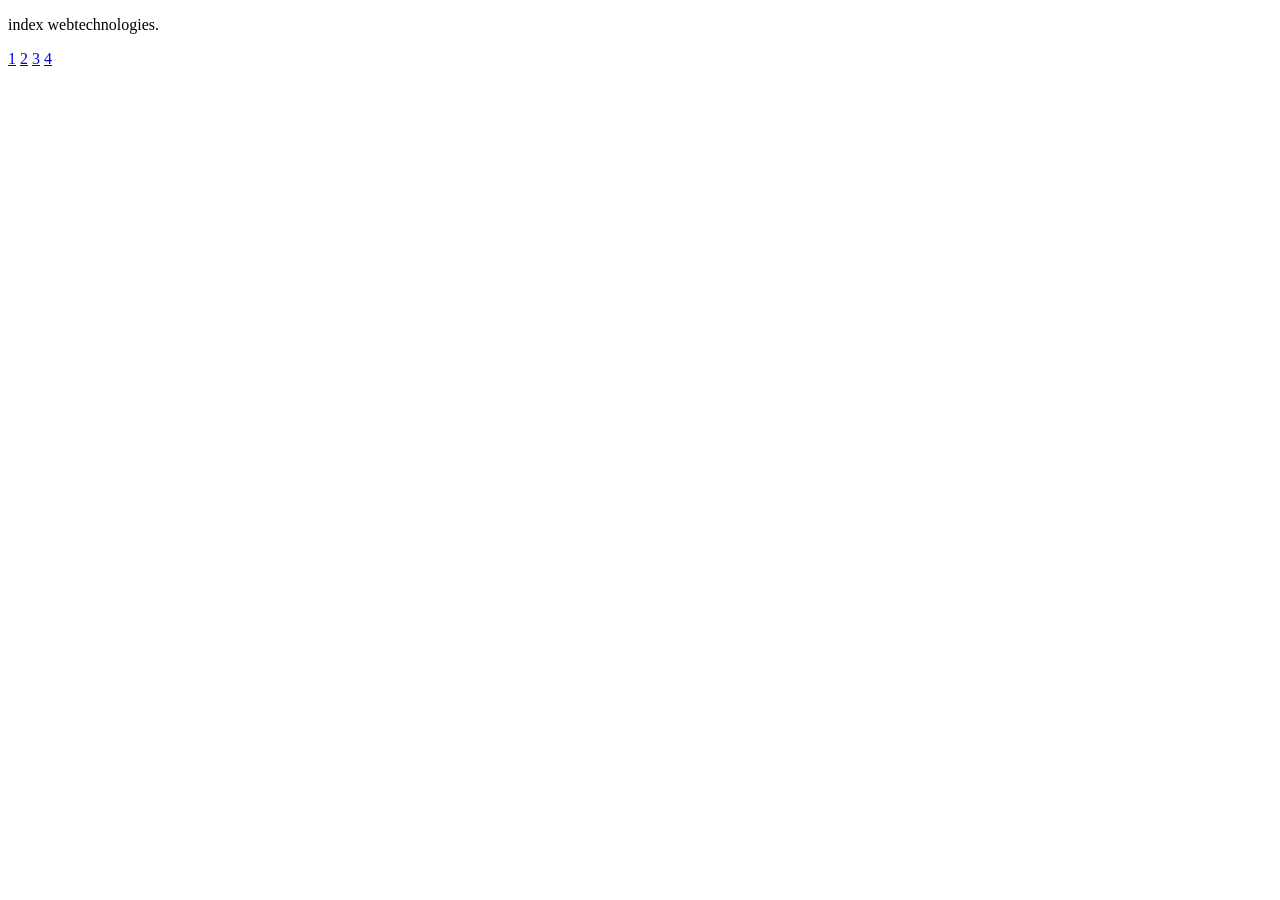
<file: index.html>
<!doctype html>
<html lang="en">
  <head>
    <meta charset="UTF-8" />
    <meta http-equiv="X-UA-Compatible" content="IE=edge" />
    <meta name="viewport" content="width=device-width, initial-scale=1.0" />
    <title>Index.html</title>
  </head>
  <body>
    <p>index webtechnologies.</p>
    <a href="ex7b/recipes.html"> 1</a>
    <a href="ex8/cat.html">2</a>
    <a href="ex9/flexbox.html">3</a>
    <a href="ex10/grid.html">4</a>
  </body>
</html>
</file>
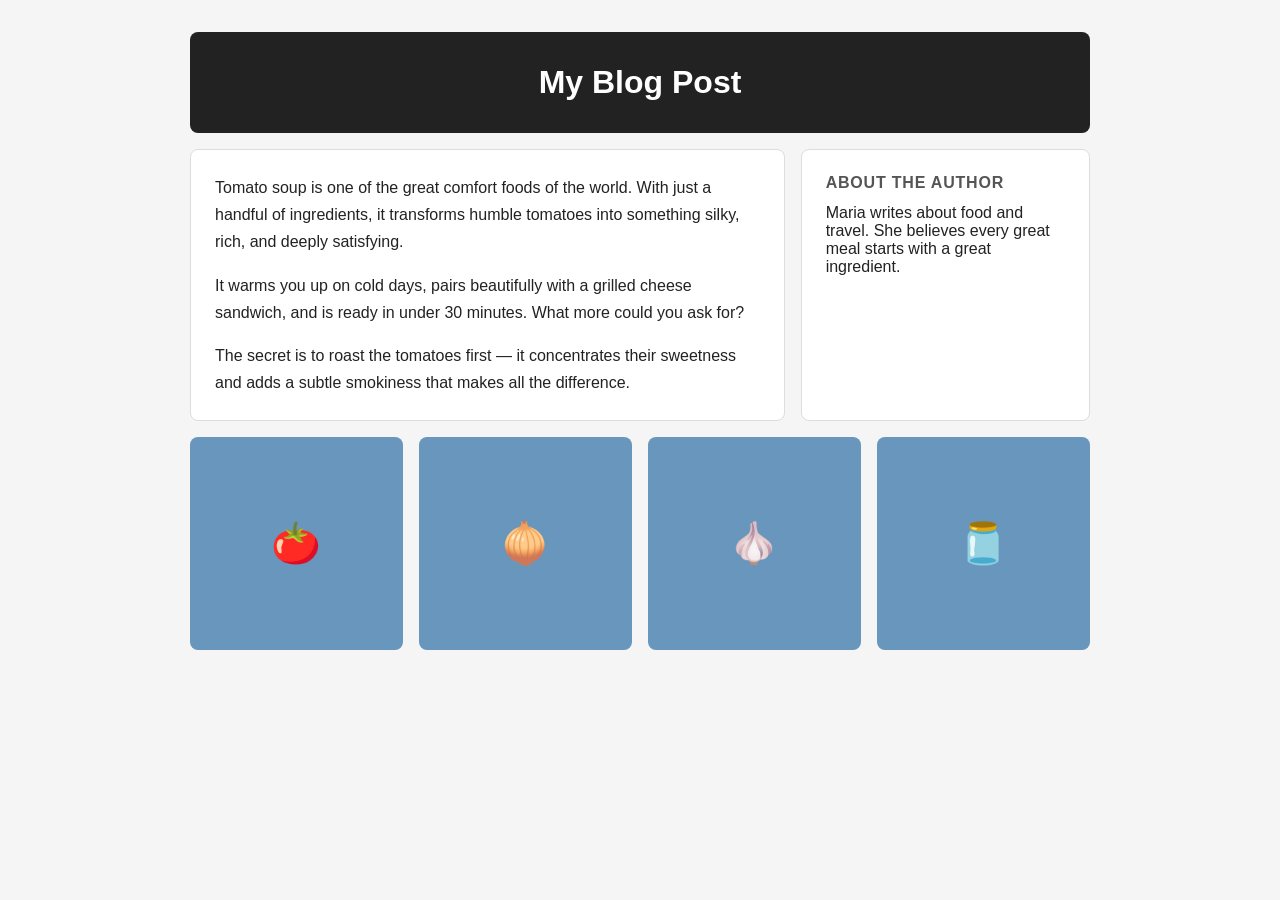
<file: ex10/grid.html>
<!doctype html>
<html lang="en">
  <head>
    <meta charset="UTF-8" />
    <title>Exercise 2 — Grid</title>
    <link rel="stylesheet" href="style.css" />
  </head>
  <body>
    <div class="page">
      <header>
        <h1>My Blog Post</h1>
      </header>

      <article>
        <p>
          Tomato soup is one of the great comfort foods of the world. With just
          a handful of ingredients, it transforms humble tomatoes into something
          silky, rich, and deeply satisfying.
        </p>
        <p>
          It warms you up on cold days, pairs beautifully with a grilled cheese
          sandwich, and is ready in under 30 minutes. What more could you ask
          for?
        </p>
        <p>
          The secret is to roast the tomatoes first — it concentrates their
          sweetness and adds a subtle smokiness that makes all the difference.
        </p>
      </article>

      <aside>
        <h2>About the author</h2>
        <p>
          Maria writes about food and travel. She believes every great meal
          starts with a great ingredient.
        </p>
      </aside>

      <div class="photo-grid">
        <div class="photo">🍅</div>
        <div class="photo">🧅</div>
        <div class="photo">🧄</div>
        <div class="photo">🫙</div>
      </div>
    </div>
  </body>
</html>
</file>
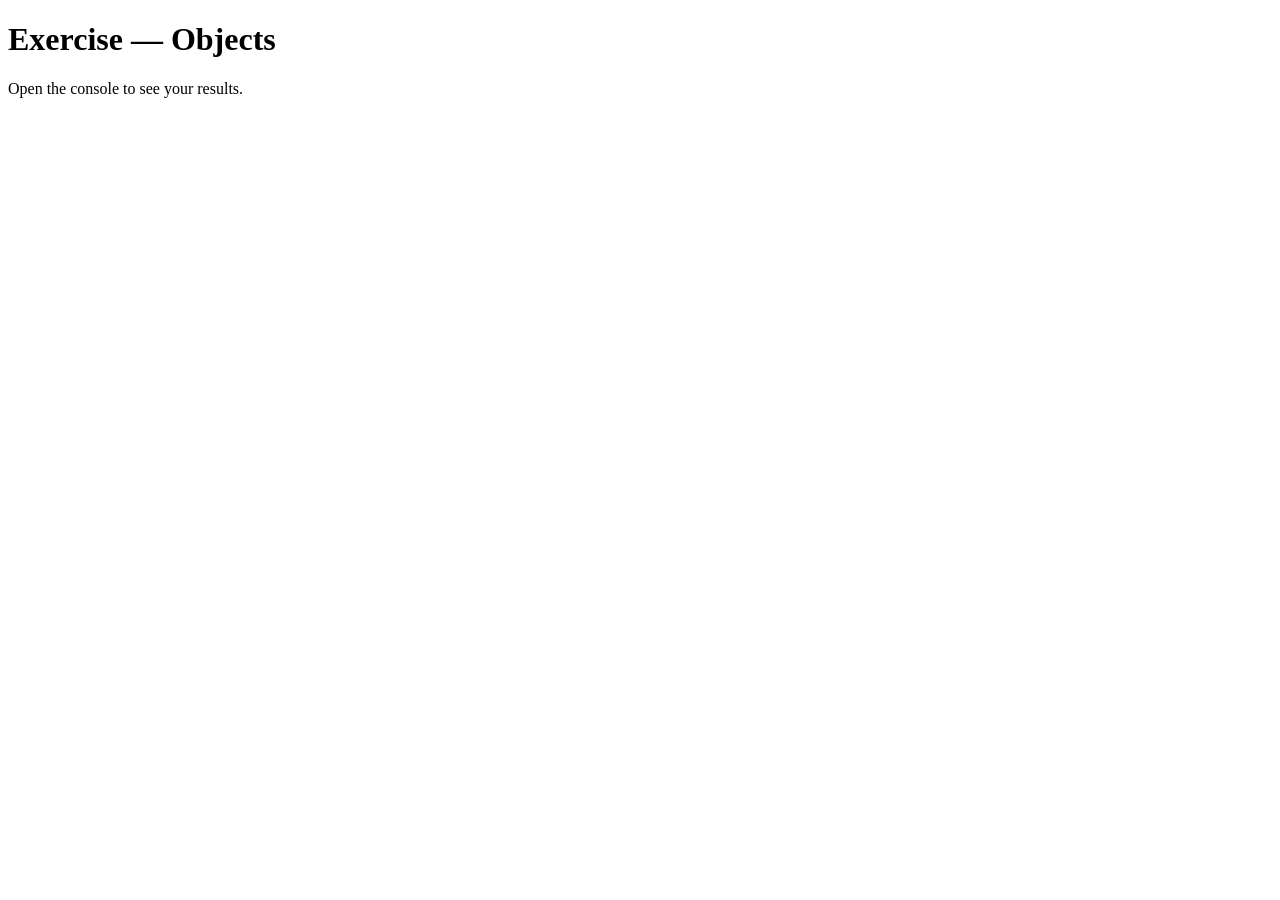
<file: ex13/object.html>
<!doctype html>
<html lang="en">
  <head>
    <meta charset="UTF-8" />
    <title>Exercise — Objects</title>
    <script src="script.js" defer></script>
  </head>

  <body>
    <h1>Exercise — Objects</h1>
    <p>Open the console to see your results.</p>
  </body>
</html>
</file>
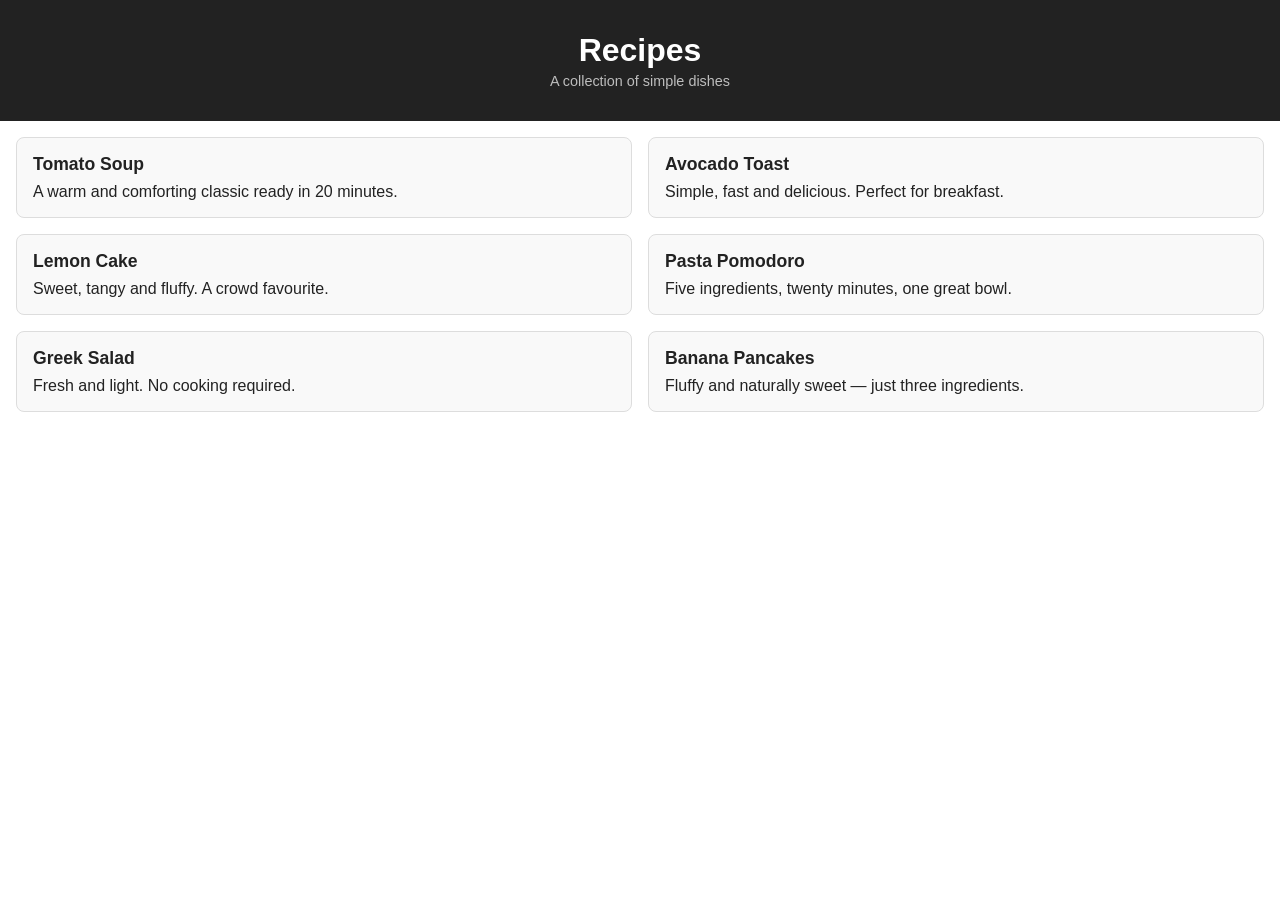
<file: ex13b/mediaQuerie.html>
<!doctype html>
<html lang="en">
  <head>
    <meta charset="UTF-8" />
    <meta name="viewport" content="width=device-width, initial-scale=1.0" />
    <title>Exercise — Media Queries</title>
    <link rel="stylesheet" href="style.css" />
  </head>

  <body>
    <header>
      <h1>Recipes</h1>
      <p>A collection of simple dishes</p>
    </header>

    <main>
      <div class="card">
        <h2>Tomato Soup</h2>
        <p>A warm and comforting classic ready in 20 minutes.</p>
      </div>

      <div class="card">
        <h2>Avocado Toast</h2>
        <p>Simple, fast and delicious. Perfect for breakfast.</p>
      </div>

      <div class="card">
        <h2>Lemon Cake</h2>
        <p>Sweet, tangy and fluffy. A crowd favourite.</p>
      </div>

      <div class="card">
        <h2>Pasta Pomodoro</h2>
        <p>Five ingredients, twenty minutes, one great bowl.</p>
      </div>

      <div class="card">
        <h2>Greek Salad</h2>
        <p>Fresh and light. No cooking required.</p>
      </div>

      <div class="card">
        <h2>Banana Pancakes</h2>
        <p>Fluffy and naturally sweet — just three ingredients.</p>
      </div>
    </main>
  </body>
</html>
</file>
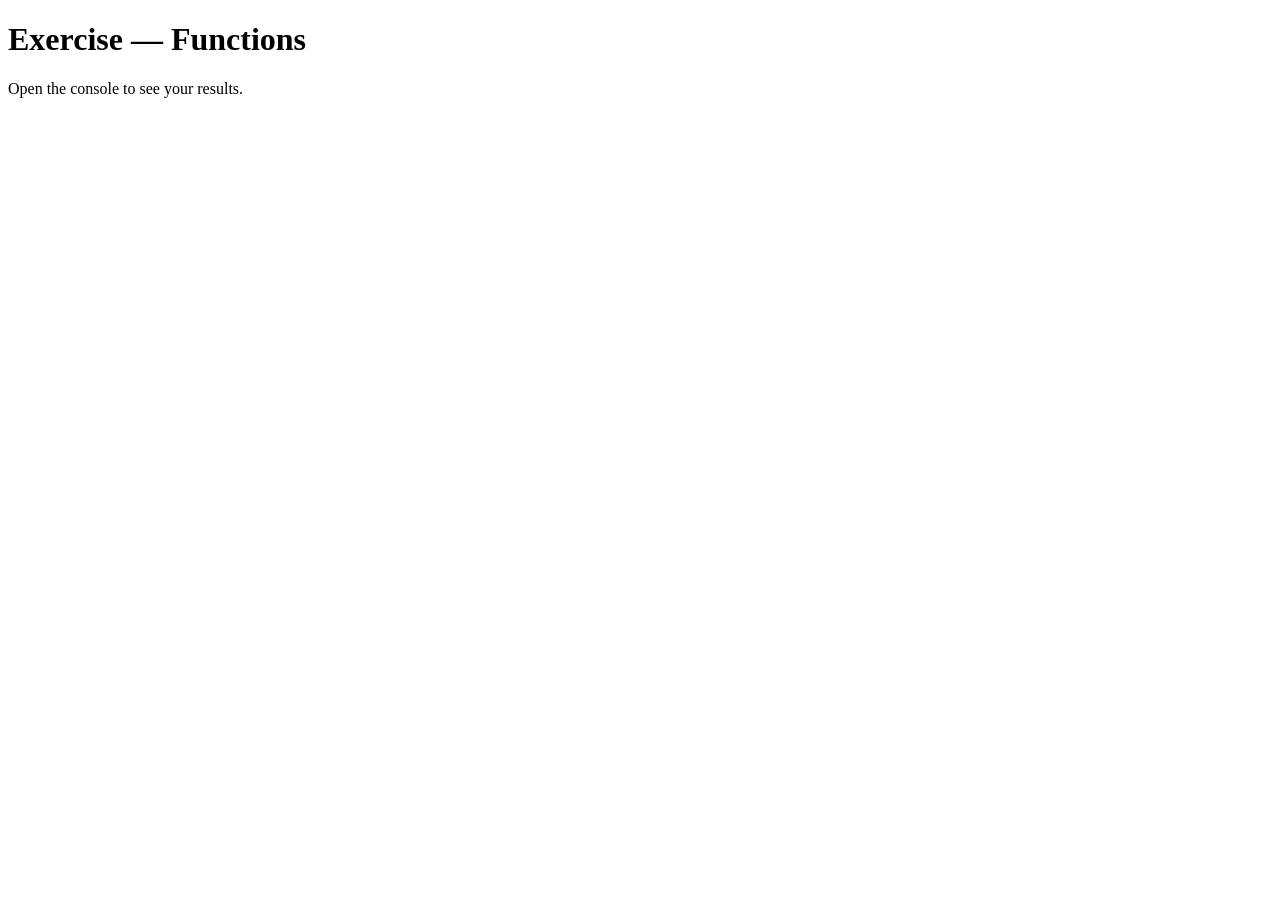
<file: ex14/functions.html>
<!doctype html>
<html lang="en">
  <head>
    <meta charset="UTF-8" />
    <title>Exercise — Functions</title>
    <script src="script.js" defer></script>
  </head>

  <body>
    <h1>Exercise — Functions</h1>
    <p>Open the console to see your results.</p>
  </body>
</html>
</file>
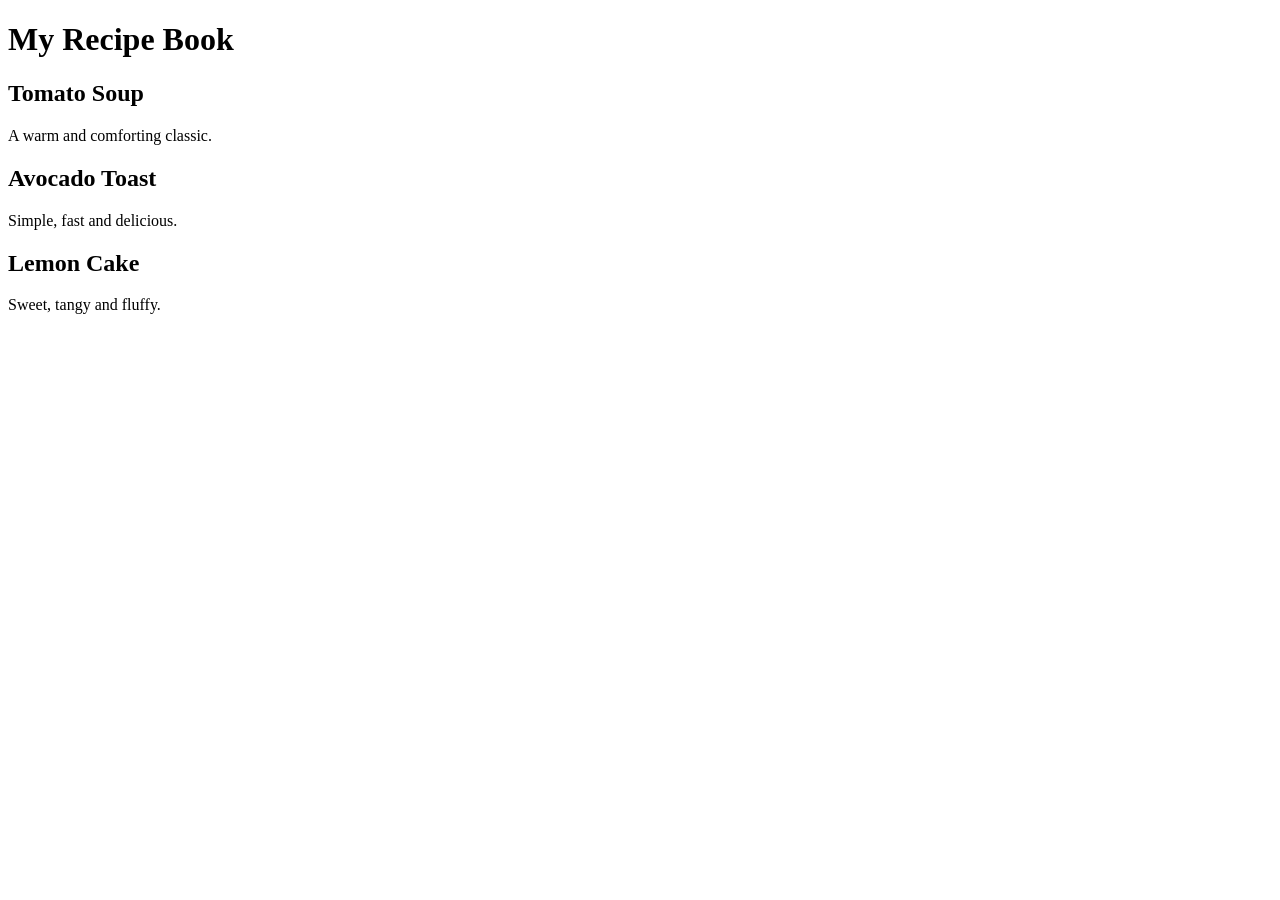
<file: ex15/selecting.html>
<!doctype html>
<html lang="en">
  <head>
    <meta charset="UTF-8" />
    <title>Exercise — DOM Selection</title>
    <script src="script.js" defer></script>
  </head>

  <body>
    <h1 id="page-title">My Recipe Book</h1>

    <div class="recipe" data-category="soup">
      <h2 class="recipe-title">Tomato Soup</h2>
      <p class="description">A warm and comforting classic.</p>
    </div>

    <div class="recipe" data-category="breakfast">
      <h2 class="recipe-title">Avocado Toast</h2>
      <p class="description">Simple, fast and delicious.</p>
    </div>

    <div class="recipe" data-category="dessert">
      <h2 class="recipe-title">Lemon Cake</h2>
      <p class="description">Sweet, tangy and fluffy.</p>
    </div>
  </body>
</html>
</file>
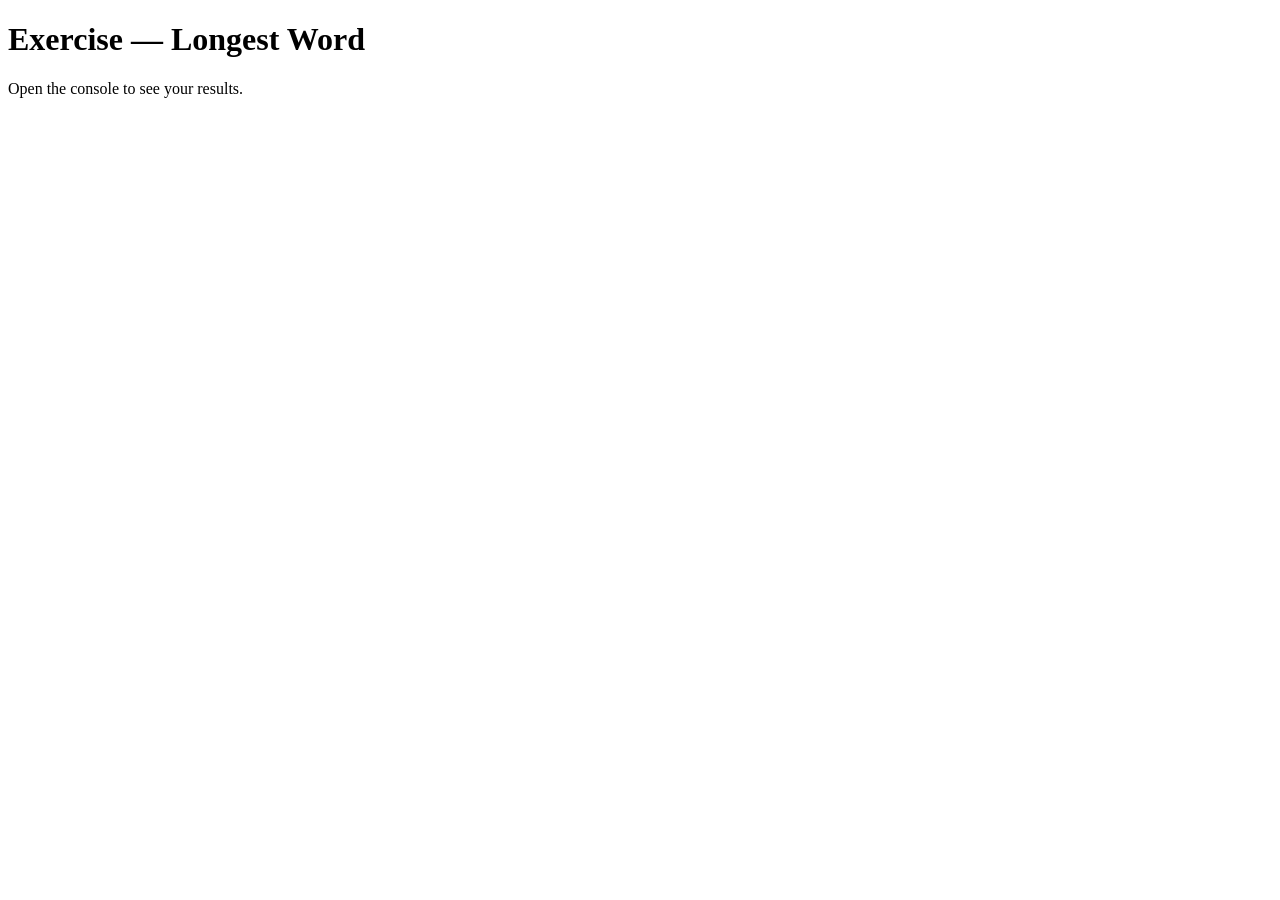
<file: ex18.0/longestWord.html>
<!doctype html>
<html lang="en">
  <head>
    <meta charset="UTF-8" />
    <title>Exercise — Longest Word</title>
    <script src="script.js" defer></script>
  </head>

  <body>
    <h1>Exercise — Longest Word</h1>
    <p>Open the console to see your results.</p>
  </body>
</html>
</file>
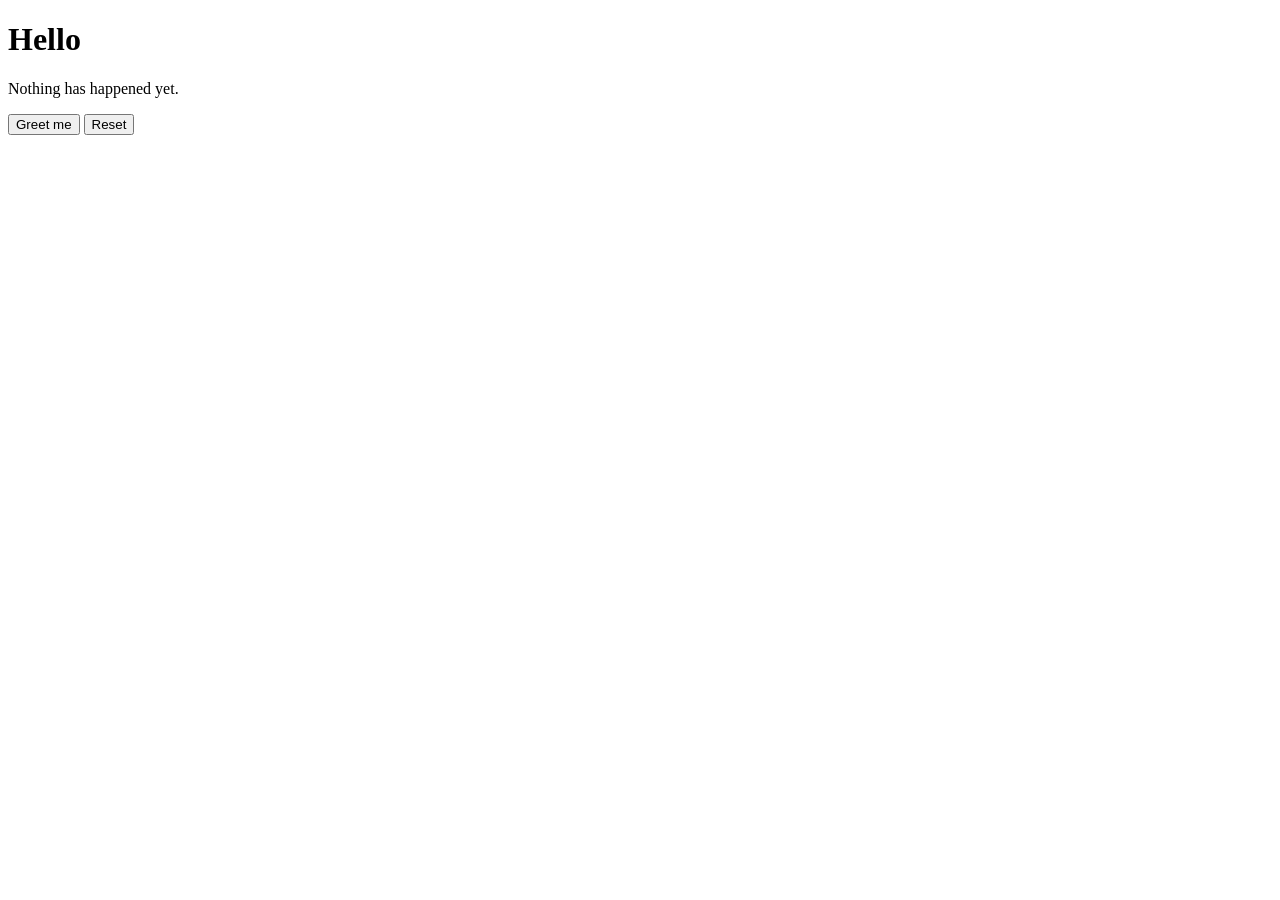
<file: ex18.1/DOM-1.html>
<!doctype html>
<html lang="en">
  <head>
    <meta charset="UTF-8" />
    <title>Exercise — DOM Events 1</title>
    <script src="script.js" defer></script>
  </head>

  <body>
    <h1 data-el="title">Hello</h1>
    <p data-el="subtitle">Nothing has happened yet.</p>
    <button data-action="greet">Greet me</button>
    <button data-action="reset">Reset</button>
  </body>
</html>
</file>
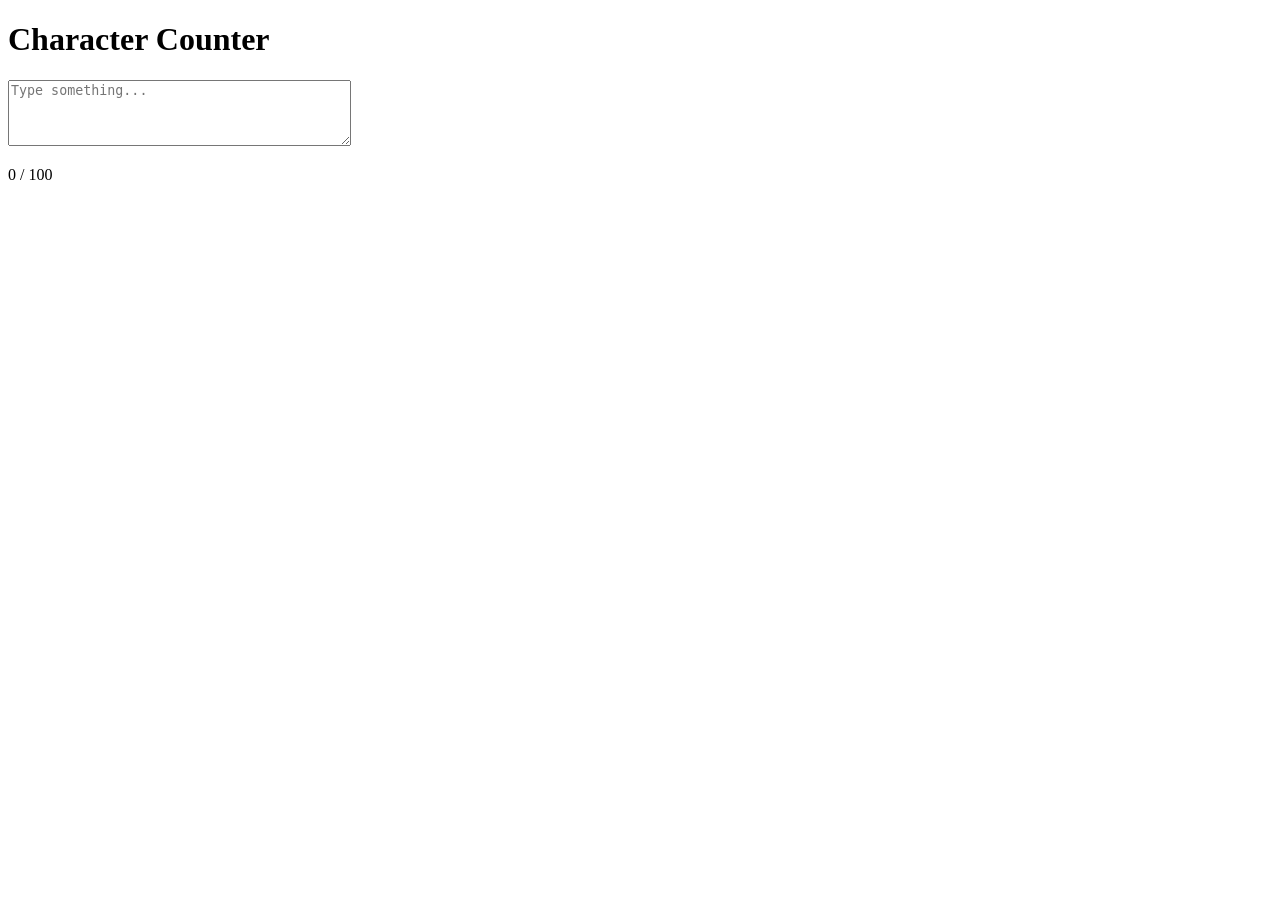
<file: ex18.2/DOM-2.html>
<!doctype html>
<html lang="en">
  <head>
    <meta charset="UTF-8" />
    <title>Exercise — DOM Events 2</title>
    <script src="script.js" defer></script>
  </head>

  <body>
    <h1>Character Counter</h1>
    <textarea
      data-el="input"
      rows="4"
      cols="40"
      maxlength="100"
      placeholder="Type something..."
    ></textarea>
    <p data-el="counter">0 / 100</p>
  </body>
</html>
</file>
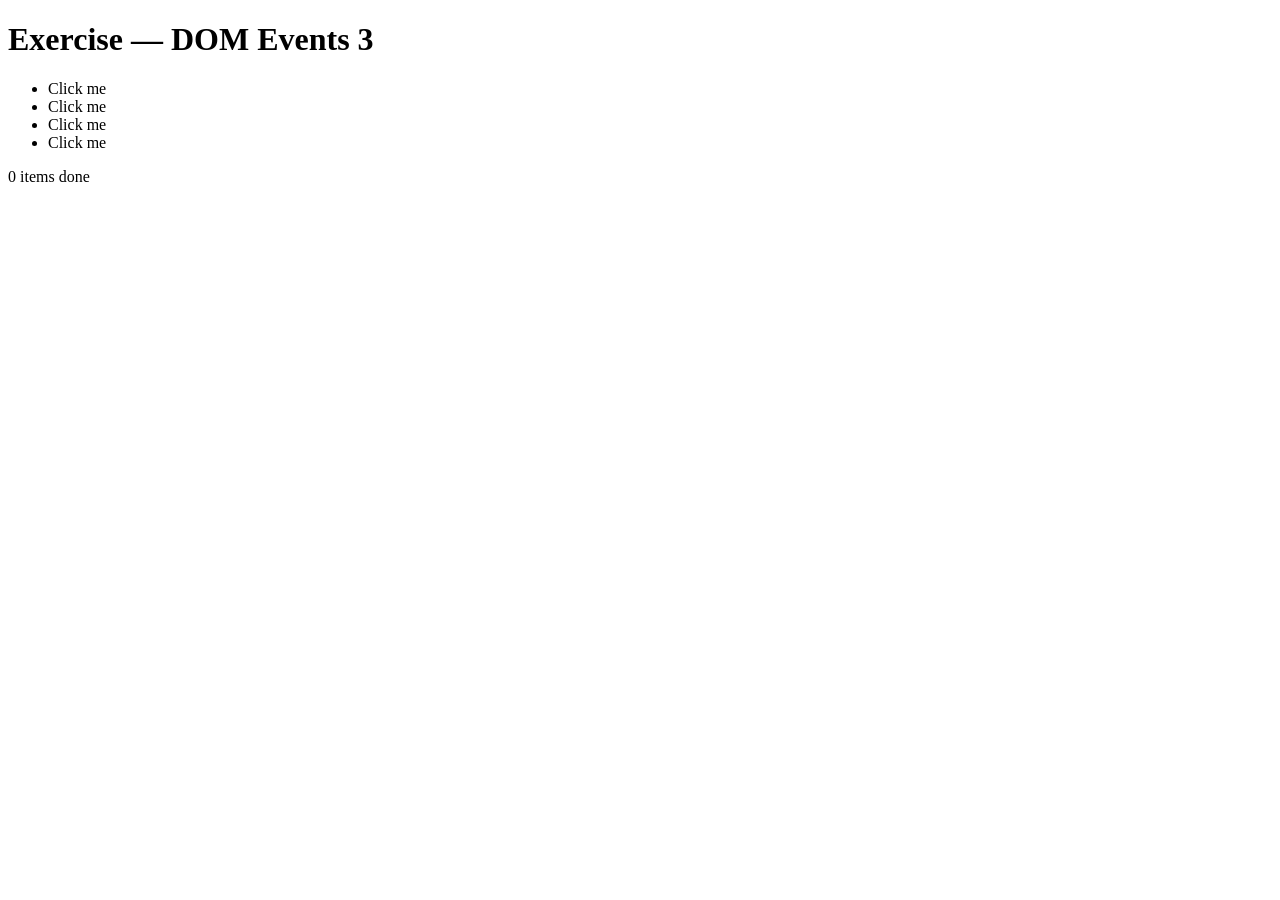
<file: ex18.3/DOM-3.html>
<!doctype html>
<html lang="en">
  <head>
    <meta charset="UTF-8" />
    <title>Exercise — DOM Events 3</title>
    <script src="script.js" defer></script>
  </head>

  <body>
    <h1>Exercise — DOM Events 3</h1>

    <ul data-el="list">
      <li data-el="item">Click me</li>
      <li data-el="item">Click me</li>
      <li data-el="item">Click me</li>
      <li data-el="item">Click me</li>
    </ul>

    <p data-el="status">0 items done</p>
  </body>
</html>
</file>
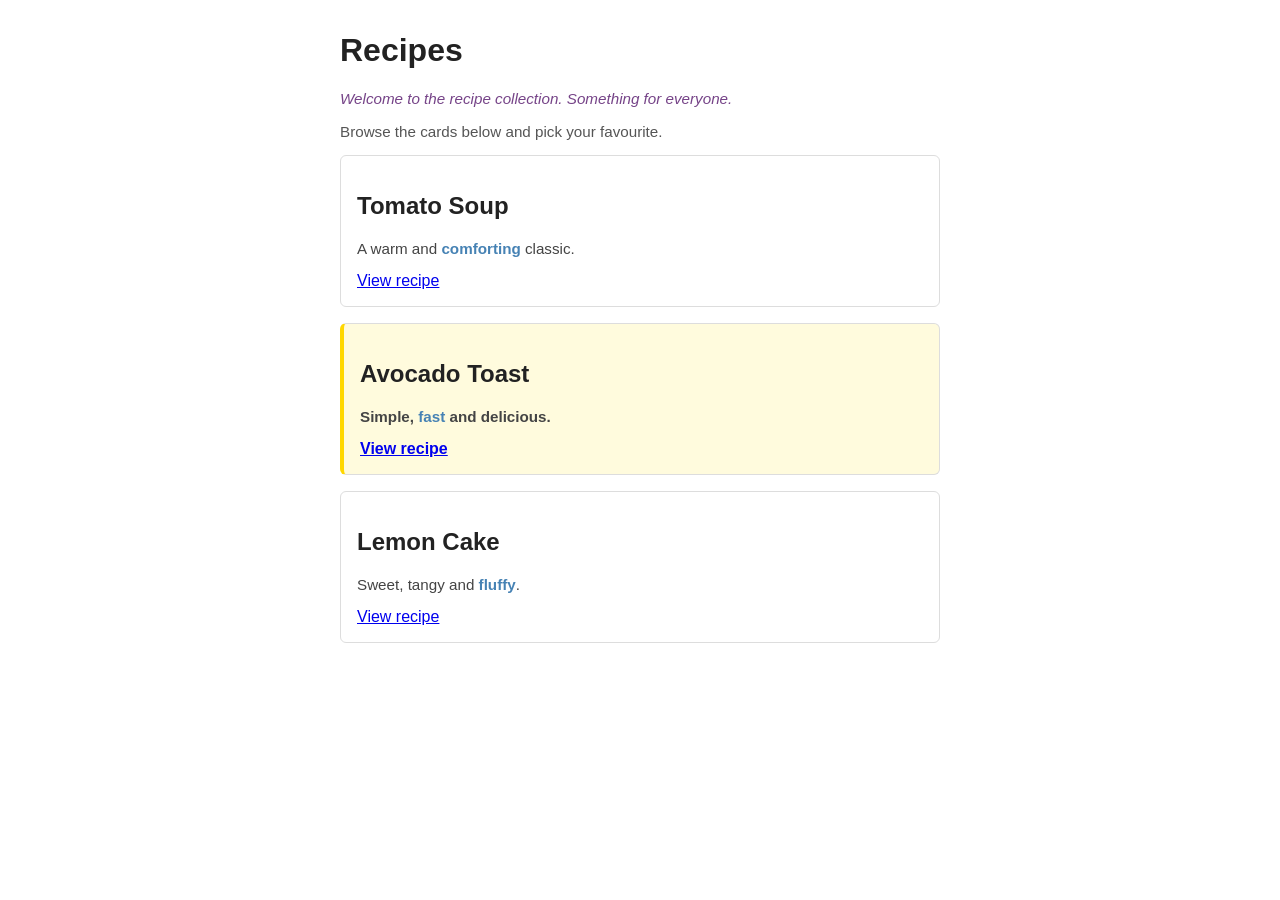
<file: ex7b/recipes.html>
<!doctype html>
<html lang="en">
  <head>
    <meta charset="UTF-8" />
    <title>Exercise — CSS Selectors</title>
    <link rel="stylesheet" href="style.css" />
  </head>

  <body>
    <h1>Recipes</h1>

    <p id="intro">Welcome to the recipe collection. Something for everyone.</p>

    <p>Browse the cards below and pick your favourite.</p>

    <div class="card">
      <h2>Tomato Soup</h2>
      <p>A warm and <strong>comforting</strong> classic.</p>
      <a href="#">View recipe</a>
    </div>

    <div class="card highlight">
      <h2>Avocado Toast</h2>
      <p>Simple, <strong>fast</strong> and delicious.</p>
      <a href="#">View recipe</a>
    </div>

    <div class="card">
      <h2>Lemon Cake</h2>
      <p>Sweet, tangy and <strong>fluffy</strong>.</p>
      <a href="#">View recipe</a>
    </div>
  </body>
</html>
</file>
<file: ex10/style.css>
/* ============================================================
   EXERCISE 2: CSS Grid
   ============================================================

   GOAL
   ----
   Style this page so it looks like this:

   ┌──────────────────────────────────────────────────────────┐
   │                                                          │
   │                      My Blog Post                       │  ← header (full width)
   │                                                          │
   ├────────────────────────────────────┬─────────────────────┤
   │                                    │                     │
   │  Tomato soup is one of the great   │  About the author   │
   │  comfort foods of the world...     │                     │  ← article + sidebar
   │                                    │  Maria writes about │
   │  It warms you up on cold days...   │  food and travel.   │
   │                                    │                     │
   ├────────────────────────────────────┴─────────────────────┤
   │                                                          │
   │   [ img ]     [ img ]     [ img ]     [ img ]           │  ← photo grid (full width)
   │                                                          │
   └──────────────────────────────────────────────────────────┘

   REFERENCE
   ---------
   https://css-tricks.com/snippets/css/complete-guide-grid/

   YOUR TASKS
   ----------
   Search for every TODO comment and fill it in.
   Do NOT change the HTML — only write CSS here.

============================================================ */

* {
  box-sizing: border-box;
  margin: 0;
  padding: 0;
}

body {
  font-family: sans-serif;
  background-color: #f5f5f5;
  color: #222;
  padding: 2rem;
}

/* ── Page layout ─────────────────────────────────────────── */

.page {
  max-width: 900px;
  margin: 0 auto;

  /* TODO 1: turn .page into a grid container */
  display: grid;

  /* TODO 2: define 12 equal columns */
  grid-template-columns: repeat(12, 1fr);

  /* TODO 3: add a gap between rows and columns */
  gap: 1rem;
}

/* ── Header ──────────────────────────────────────────────── */

header {
  background-color: #222;
  color: #fff;
  padding: 2rem;
  text-align: center;
  border-radius: 8px;

  /* TODO 4: make the header span across all 12 columns
  HINT: grid-column: 1 / -1  means "from line 1 to the last line" */
  grid-column: span 12;
}

header h1 {
  font-size: 2rem;
}

/* ── Article ─────────────────────────────────────────────── */

article {
  background-color: #fff;
  padding: 1.5rem;
  border-radius: 8px;
  border: 1px solid #ddd;
  line-height: 1.7;

  /* TODO 5: article should span 8 of the 12 columns */
  grid-column: span 8;
}

article p + p {
  margin-top: 1rem;
}

/* ── Sidebar ─────────────────────────────────────────────── */

aside {
  background-color: #fff;
  padding: 1.5rem;
  border-radius: 8px;
  border: 1px solid #ddd;

  /* TODO 6: sidebar should fill the remaining 4 columns */
  grid-column: span 4;
}

aside h2 {
  font-size: 1rem;
  margin-bottom: 0.75rem;
  color: #555;
  text-transform: uppercase;
  letter-spacing: 0.05em;
}

/* ── Photo grid ──────────────────────────────────────────── */

.photo-grid {
  /* TODO 8: make the photo grid span all 12 columns (same as the header) */
  grid-column: span 12;

  /* TODO 7: turn .photo-grid into its OWN 12-column grid */
  display: grid;
  grid-template-columns: repeat(12, 1fr);
  gap: 1rem;
}

.photo {
  /* TODO 9: each photo should span 3 columns (4 photos × 3 cols = 12) */
  grid-column: span 3;

  background-color: #6996bc;
  border-radius: 8px;
  aspect-ratio: 1;
  display: flex;
  align-items: center;
  justify-content: center;
  font-size: 2.5rem;
}
</file>
<file: ex13b/style.css>
/* ============================================================
   EXERCISE: Media Queries — Mobile First
   ============================================================

   STRUCTURE
   ---------
   1. Base styles      → mobile (no query needed)
   2. min-width: 600px → tablet
   3. min-width: 1024px → desktop
   4. orientation      → landscape on a small screen

   TO TEST
   -------
   Resize the viewport and watch your layout change.

============================================================ */

/* ── Base styles — mobile first ──────────────────────────── */

* {
  box-sizing: border-box;
  margin: 0;
  padding: 0;
}

body {
  font-family: sans-serif;
  color: #222;
}

header {
  background-color: #222;
  color: white;
  text-align: center;

  /* TODO 1: set a padding of 1.5rem on mobile */
  padding: 1.5rem;
}

header h1 {
  /* TODO 2: set font-size to 1.5rem on mobile */
  font-size: 1.5rem;
}

header p {
  margin-top: 0.25rem;
  font-size: 0.9rem;
  opacity: 0.7;
}

main {
  padding: 1rem;

  /* TODO 3: on mobile, cards should stack in a single column.
             set up a grid with 1 column.
             HINT: display: grid + grid-template-columns */
  display: grid;
  grid-template-columns: repeat(1, 1fr);
  gap: 1rem;
}

.card {
  background-color: #f9f9f9;
  border: 1px solid #ddd;
  border-radius: 8px;
  padding: 1rem;
}

.card h2 {
  font-size: 1.1rem;
  margin-bottom: 0.5rem;
}

/* ── TODO 4: Tablet ──────────────────────────────────────────
   When the screen is at least 600px wide:
   - increase the header padding to 2rem
   - increase the h1 font-size to 2rem
   - switch the card grid to 2 columns
*/

@media screen and (min-width: 600px) {
  header {
    padding: 2rem;
  }

  header h1 {
    font-size: 2rem;
  }

  main {
    grid-template-columns: repeat(2, 1fr);
  }
}

/* ── TODO 5: Desktop ─────────────────────────────────────────
   When the screen is at least 1024px wide:
   - switch the card grid to 3 columns
   - limit the page to a max-width of 1100px and center it
*/
@media screen and (min-width: 1024px) and (max-width: 1100px) {
  main {
    grid-template-columns: repeat(3, 1fr);
  }

  body {
    max-width: 1100px;
    margin: 0 auto;
  }
}

/* ── TODO 6: Orientation ─────────────────────────────────────
   Write a media query that detects screen orientation.
   When in landscape mode, change the header background to a different color.

   HINT: https://developer.mozilla.org/en-US/docs/Web/CSS/@media/orientation
*/

@media (orientation: landscape) and (max-height: 600px) {
  header {
    color: #896aa3;
  }
}
</file>
<file: ex7b/style.css>
/* ============================================================
   EXERCISE: CSS Selectors
   ============================================================

   Work through the TODOs.
   Each one introduces a different way to target elements.

============================================================ */

/* --- Base styles (already done for you) --- */

body {
  font-family: sans-serif;
  max-width: 600px;
  margin: 2rem auto;
  color: #222;
}

.card {
  border: 1px solid #ddd;
  padding: 1rem;
  margin-bottom: 1rem;
  border-radius: 6px;
}

/* ── TODO 1: Element selector ───────────────────────────────
   Target ALL <p> elements on the page.
   Set their color to #555 and font-size to 0.95rem.
*/
p {
  color: #555;
  font-size: 0.95rem;
}

/* ── TODO 2: Class selector ─────────────────────────────────
   Target only elements with the class "highlight".
   Give them a background-color of #fffbdd and a
   border-left: 4px solid gold.
*/
.highlight {
  background-color: #fffbdd;
  border-left: 4px solid gold;
}
/* ── TODO 3: ID selector ────────────────────────────────────
   Target the element with id "intro".
   Make it italic and give it a different color than TODO 1.
   Does your color apply? If not — why not?
*/
#intro {
  font-style: italic;
  color: #764488;
}
/* ── TODO 4: Descendant selector ────────────────────────────
   Target only <p> elements that are inside a .card.
   Change their color to #444.
   What do you notice compared to TODO 1?
*/
.card p {
  color: #444;
}
/* ── TODO 5: Multiple classes ───────────────────────────────
   The second card has BOTH classes: "card" AND "highlight".
   Target only elements that have both classes at once.
   HINT: .first-class.second-class { } — no space between them
   Make the text of that card bold.
*/
.card.highlight {
  font-weight: bold;
}
/* ── TODO 6: The broken rule ────────────────────────────────
   Try to make ALL <strong> elements red.
*/
strong {
  color: red;
}

.card strong {
  color: steelblue; /* this rule already exists — don't touch it */
}
</file>
